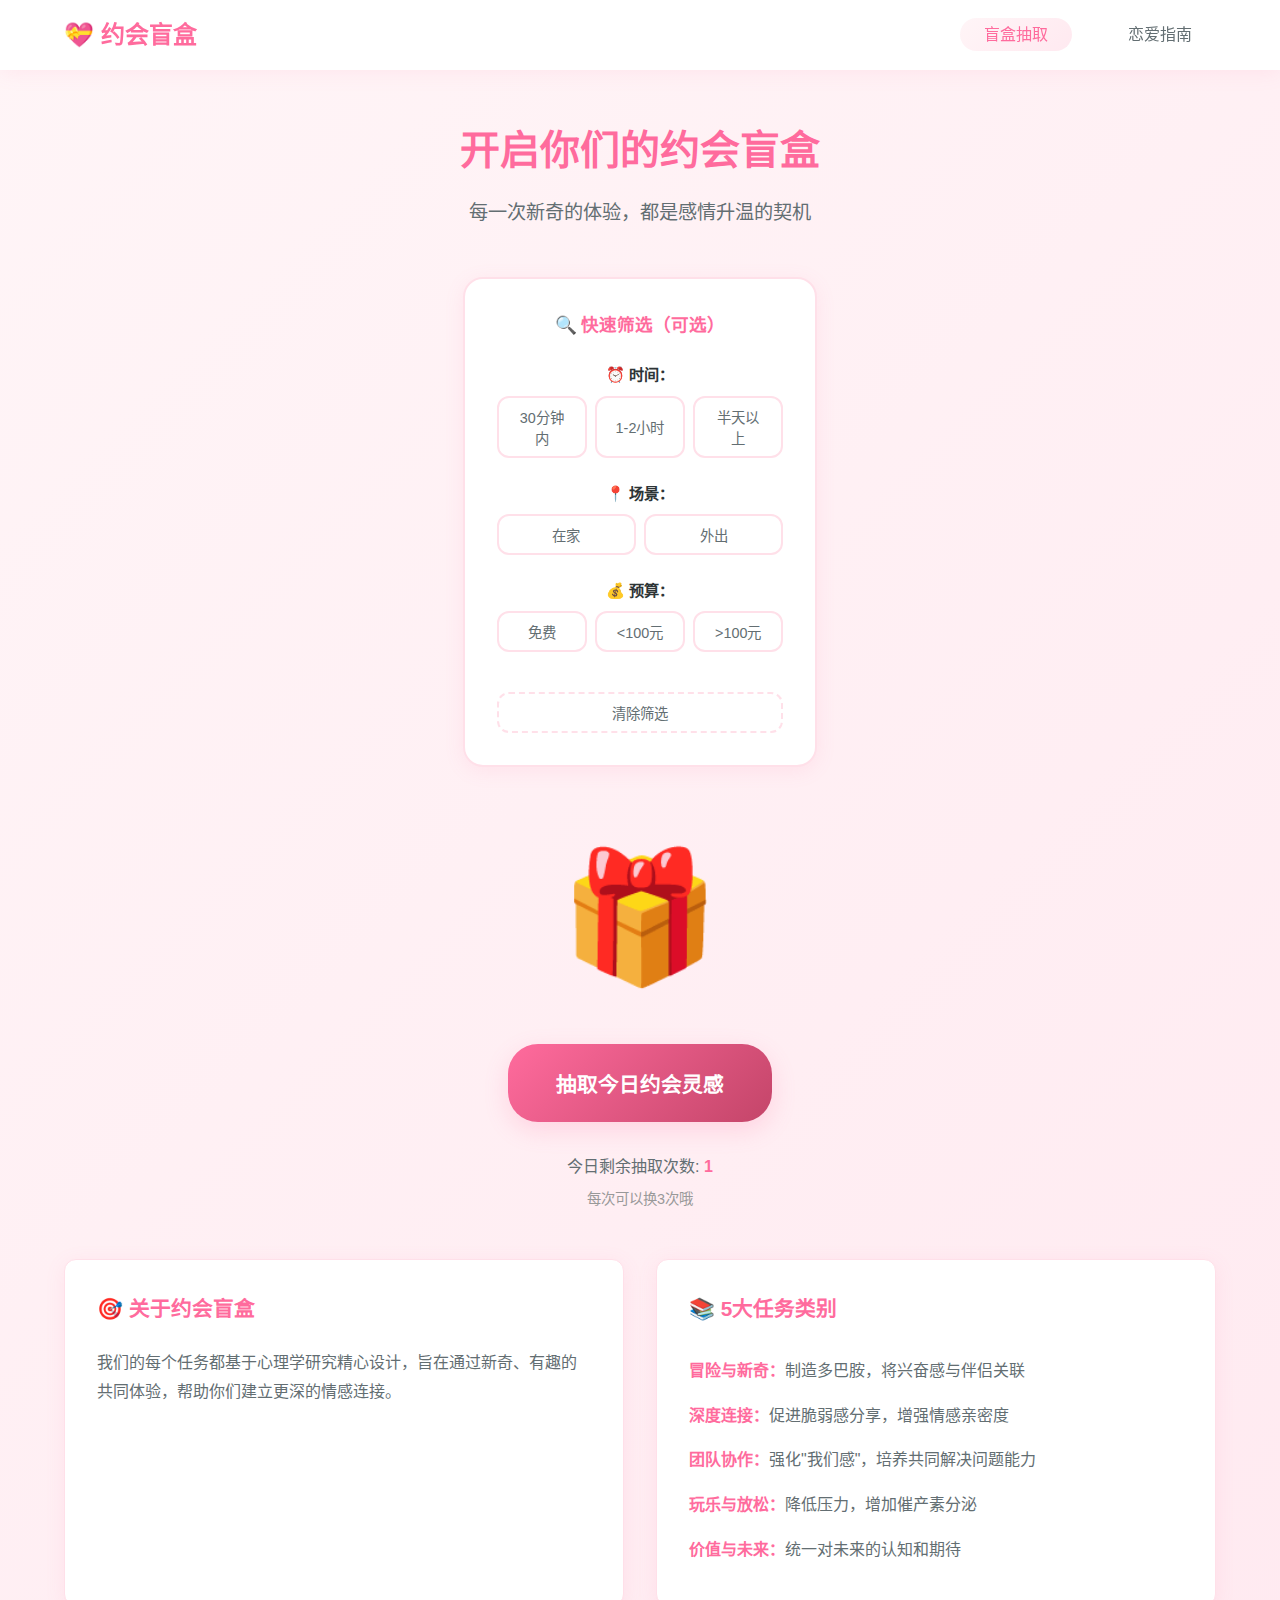
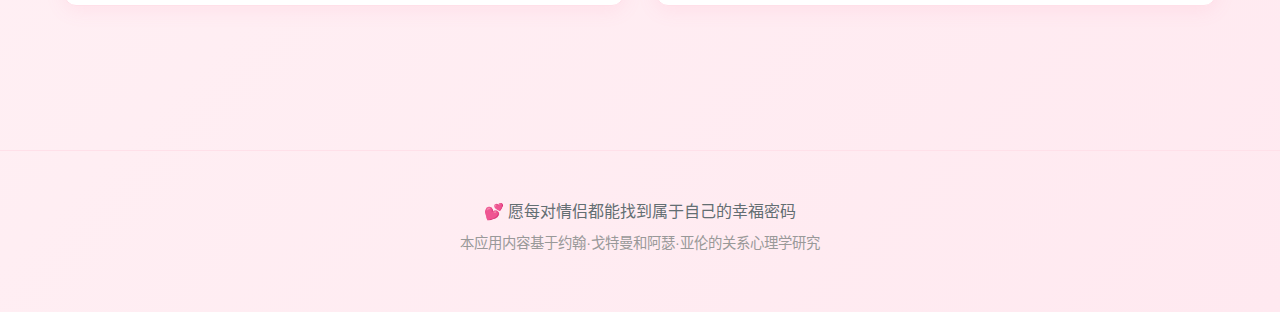
<file: index.html>
<!DOCTYPE html>
<html lang="zh-CN">
<head>
    <meta charset="UTF-8">
    <meta name="viewport" content="width=device-width, initial-scale=1.0">
    <title>约会盲盒 Lovebox - 让每次约会都充满惊喜</title>
    <link rel="stylesheet" href="src/css/style.css">
</head>
<body>
    <!-- 导航栏 -->
    <nav class="navbar">
        <div class="nav-container">
            <div class="logo">💝 约会盲盒</div>
            <ul class="nav-menu">
                <li><a href="index.html" class="active">盲盒抽取</a></li>
                <li><a href="guide.html">恋爱指南</a></li>
            </ul>
        </div>
    </nav>

    <!-- 主内容区 -->
    <main class="main-container">
        <!-- 欢迎区域 -->
        <section class="welcome-section">
            <h1 class="main-title">开启你们的约会盲盒</h1>
            <p class="subtitle">每一次新奇的体验，都是感情升温的契机</p>
        </section>

        <!-- 盲盒抽取区域 -->
        <section class="blindbox-section">
            <div class="blindbox-container" id="blindboxContainer">
                <!-- 初始状态：显示抽取按钮 -->
                <div class="draw-state" id="drawState">
                    <!-- 筛选器 -->
                    <div class="filter-section">
                        <p class="filter-title">🔍 快速筛选（可选）</p>
                        <div class="filter-group">
                            <label class="filter-label">⏰ 时间：</label>
                            <div class="filter-buttons">
                                <button class="filter-btn" data-filter-type="duration" data-filter-value="30分钟内">30分钟内</button>
                                <button class="filter-btn" data-filter-type="duration" data-filter-value="1-2小时">1-2小时</button>
                                <button class="filter-btn" data-filter-type="duration" data-filter-value="半天以上">半天以上</button>
                            </div>
                        </div>
                        <div class="filter-group">
                            <label class="filter-label">📍 场景：</label>
                            <div class="filter-buttons">
                                <button class="filter-btn" data-filter-type="location" data-filter-value="在家">在家</button>
                                <button class="filter-btn" data-filter-type="location" data-filter-value="外出">外出</button>
                            </div>
                        </div>
                        <div class="filter-group">
                            <label class="filter-label">💰 预算：</label>
                            <div class="filter-buttons">
                                <button class="filter-btn" data-filter-type="budget" data-filter-value="免费">免费</button>
                                <button class="filter-btn" data-filter-type="budget" data-filter-value="<100元"><100元</button>
                                <button class="filter-btn" data-filter-type="budget" data-filter-value=">100元">>100元</button>
                            </div>
                        </div>
                        <button class="clear-filter-btn" id="clearFilterBtn">清除筛选</button>
                    </div>

                    <div class="blindbox-icon">🎁</div>
                    <button class="draw-button" id="drawButton">
                        <span>抽取今日约会灵感</span>
                    </button>
                    <p class="hint-text">今日剩余抽取次数: <span id="remainingDraws">1</span></p>
                    <p class="hint-text" style="font-size: 0.9em; color: #999;">每次可以换3次哦</p>
                </div>

                <!-- 加载动画 -->
                <div class="loading-state hidden" id="loadingState">
                    <div class="loading-animation">
                        <div class="box-animation">🎁</div>
                        <p>正在为你寻找最适合的约会灵感...</p>
                    </div>
                </div>

                <!-- 任务卡片 -->
                <div class="card-state hidden" id="cardState">
                    <div class="task-card">
                        <div class="card-header">
                            <span class="category-tag" id="categoryTag">#冒险与新奇</span>
                        </div>
                        <h2 class="task-title" id="taskTitle">探索城市新角落</h2>
                        <p class="task-description" id="taskDescription">
                            选择一个你们从未去过的城市区域，漫无目的地探索2小时...
                        </p>

                        <!-- 科学小贴士（可展开） -->
                        <div class="tip-section">
                            <button class="tip-toggle" id="tipToggle">
                                <span>💡 为什么这样能增进感情？</span>
                                <span class="toggle-icon">▼</span>
                            </button>
                            <div class="tip-content hidden" id="tipContent">
                                <p id="taskScience">心理学研究表明...</p>
                            </div>
                        </div>

                        <!-- 行动步骤 -->
                        <div class="steps-section">
                            <h3>行动建议：</h3>
                            <ol class="steps-list" id="stepsList">
                                <li>准备一份简单的零食和水</li>
                                <li>随机选择一个方向开始探索</li>
                                <li>拍照记录有趣的发现</li>
                            </ol>
                        </div>

                        <!-- 操作按钮 -->
                        <div class="card-actions">
                            <button class="action-button secondary" id="changeButton">
                                <span>🔄 换一个</span>
                                <small>剩余 <span id="remainingChanges">3</span> 次</small>
                            </button>
                            <button class="action-button primary" id="confirmButton">
                                ❤️ 就这个了！
                            </button>
                        </div>
                    </div>
                </div>
            </div>
        </section>

        <!-- 说明区域 -->
        <section class="info-section">
            <div class="info-card">
                <h3>🎯 关于约会盲盒</h3>
                <p>我们的每个任务都基于心理学研究精心设计，旨在通过新奇、有趣的共同体验，帮助你们建立更深的情感连接。</p>
            </div>
            <div class="info-card">
                <h3>📚 5大任务类别</h3>
                <ul class="category-list">
                    <li><strong>冒险与新奇：</strong>制造多巴胺，将兴奋感与伴侣关联</li>
                    <li><strong>深度连接：</strong>促进脆弱感分享，增强情感亲密度</li>
                    <li><strong>团队协作：</strong>强化"我们感"，培养共同解决问题能力</li>
                    <li><strong>玩乐与放松：</strong>降低压力，增加催产素分泌</li>
                    <li><strong>价值与未来：</strong>统一对未来的认知和期待</li>
                </ul>
            </div>
        </section>
    </main>

    <!-- 页脚 -->
    <footer class="footer">
        <p>💕 愿每对情侣都能找到属于自己的幸福密码</p>
        <p class="footer-note">本应用内容基于约翰·戈特曼和阿瑟·亚伦的关系心理学研究</p>
    </footer>

    <script src="src/js/app.js"></script>
</body>
</html>
</file>
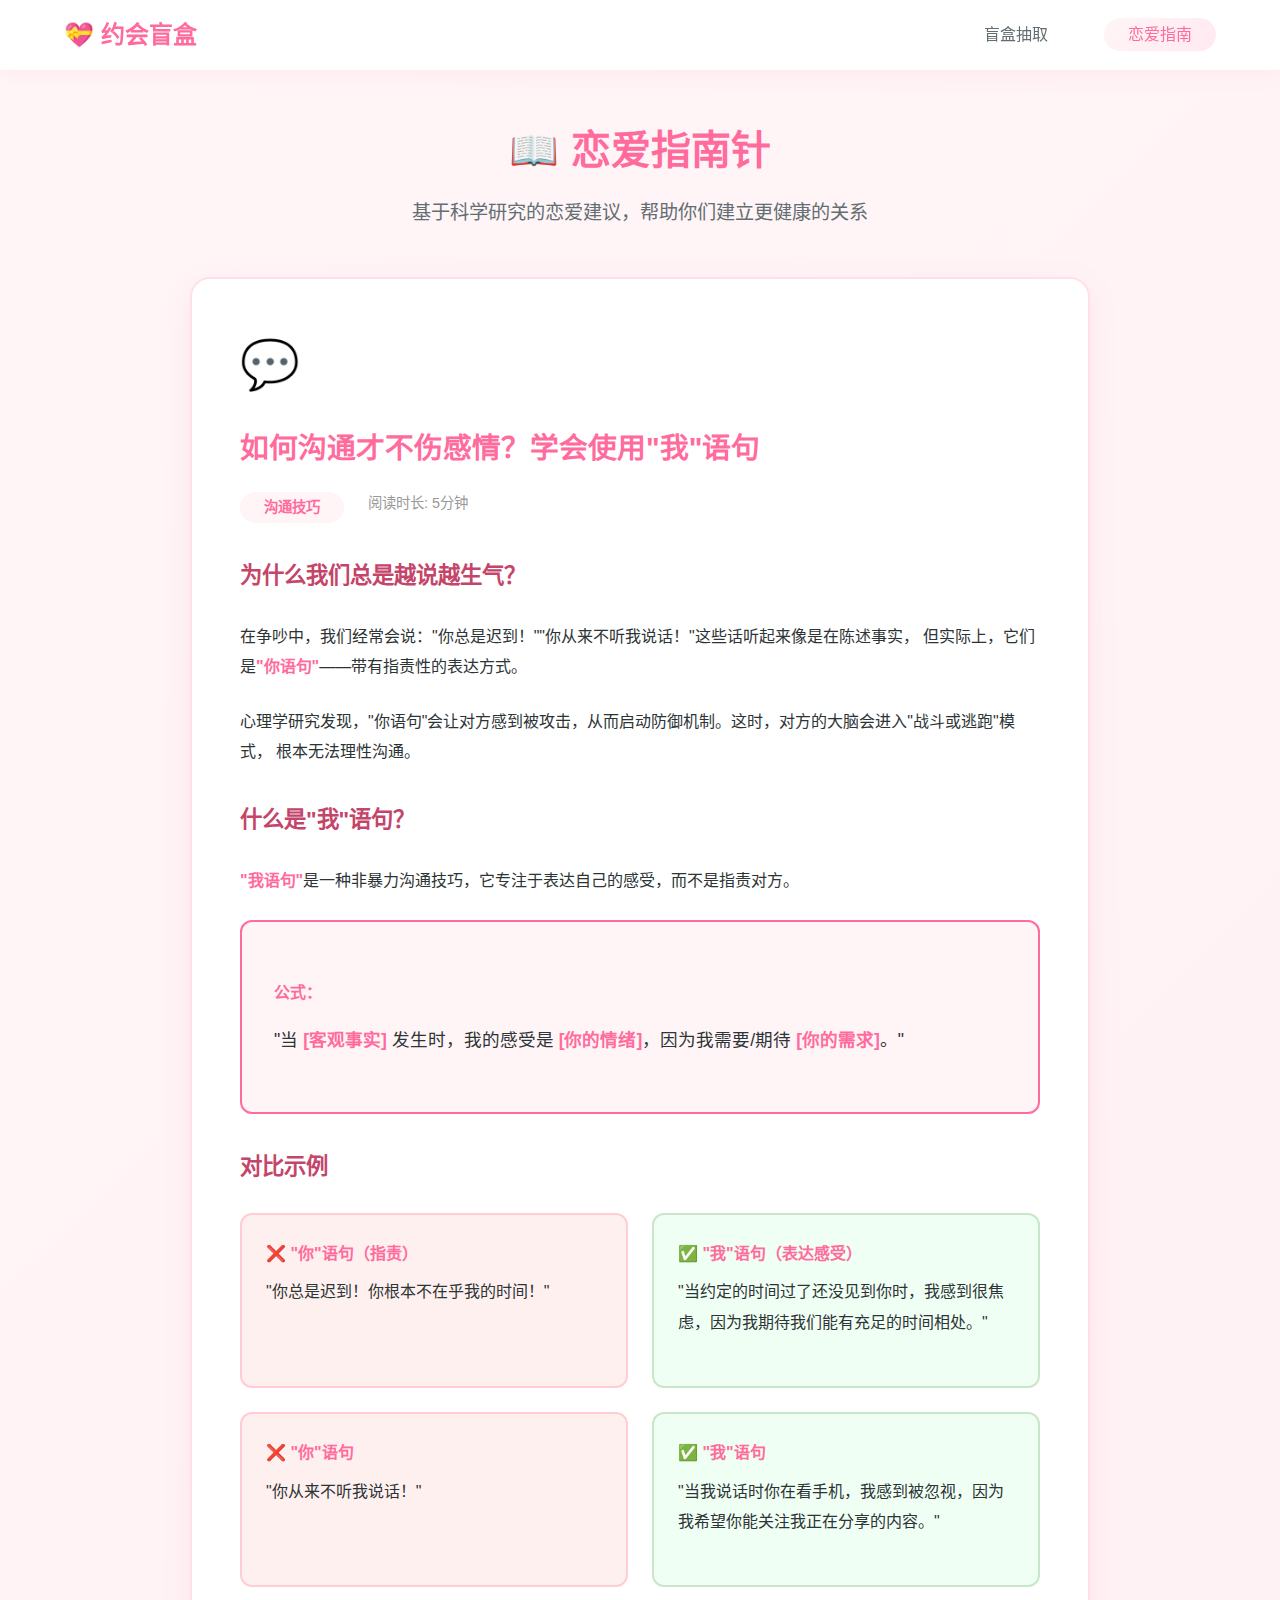
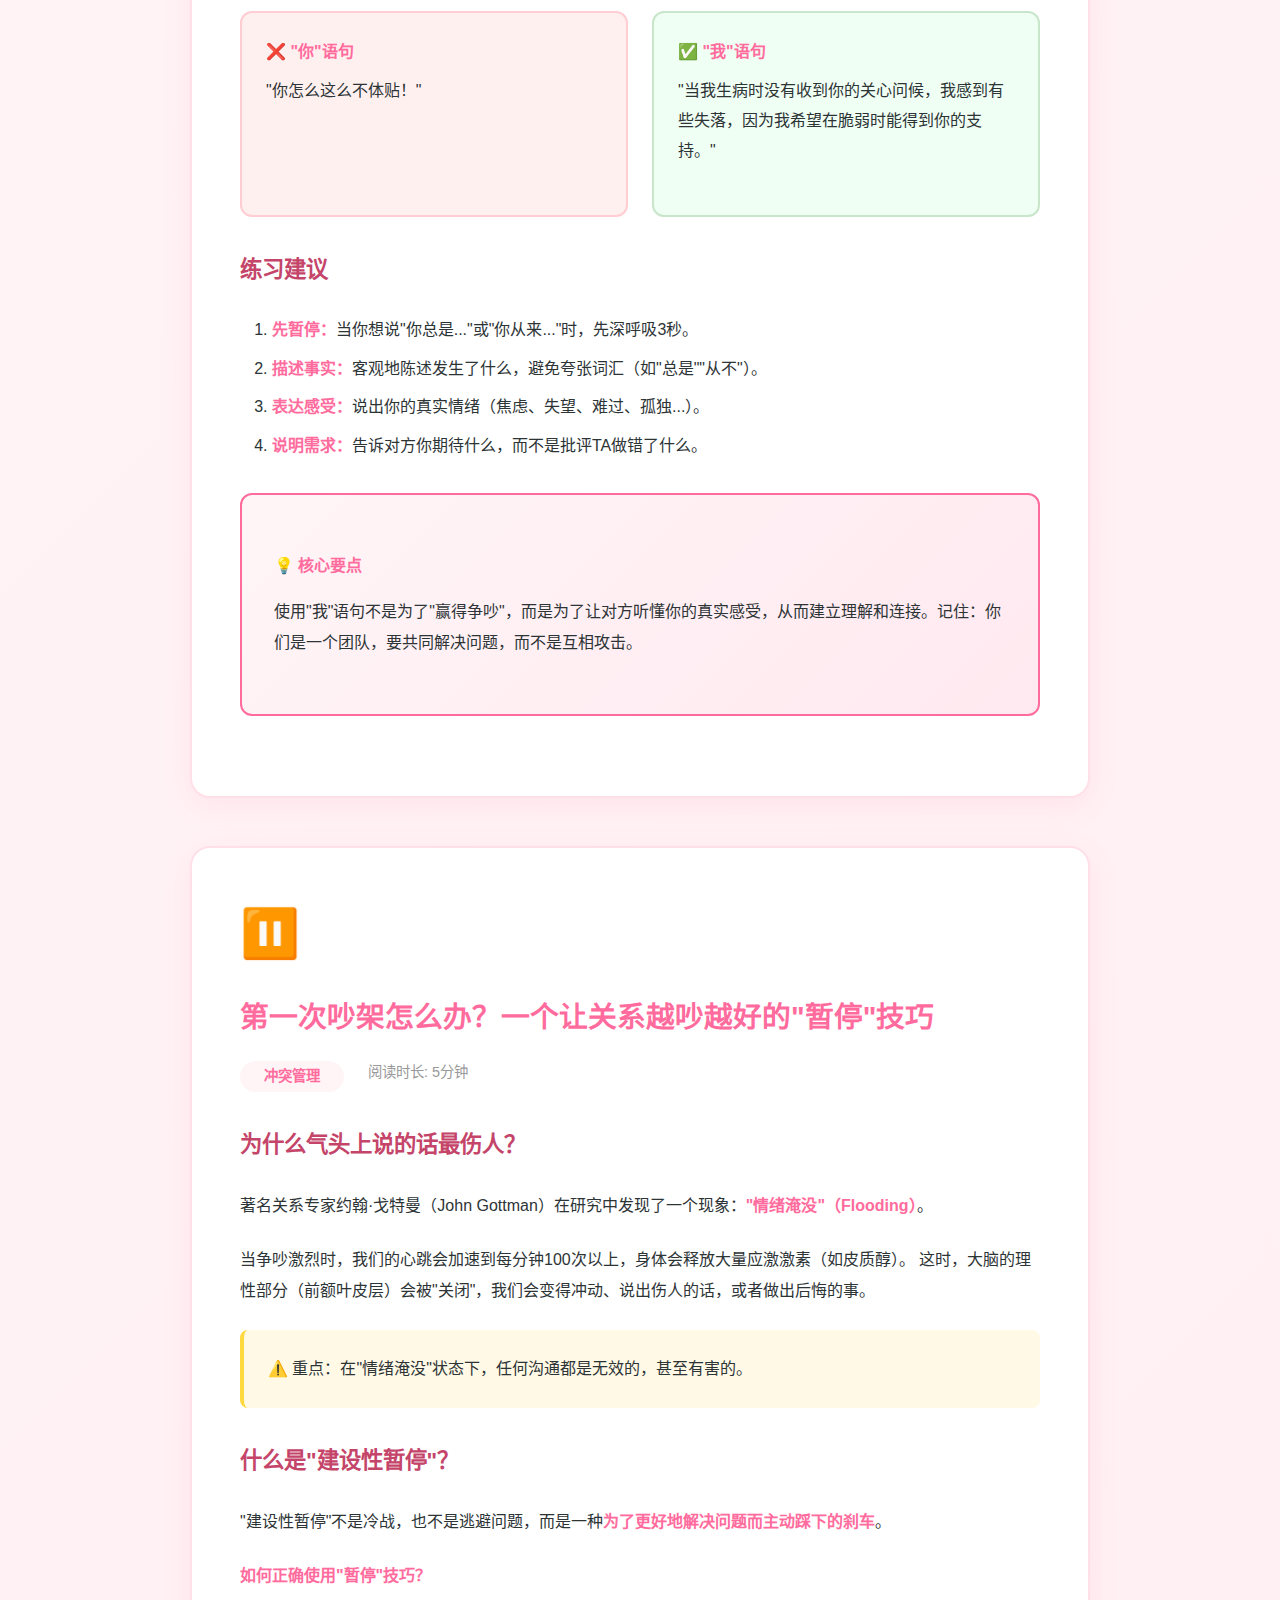
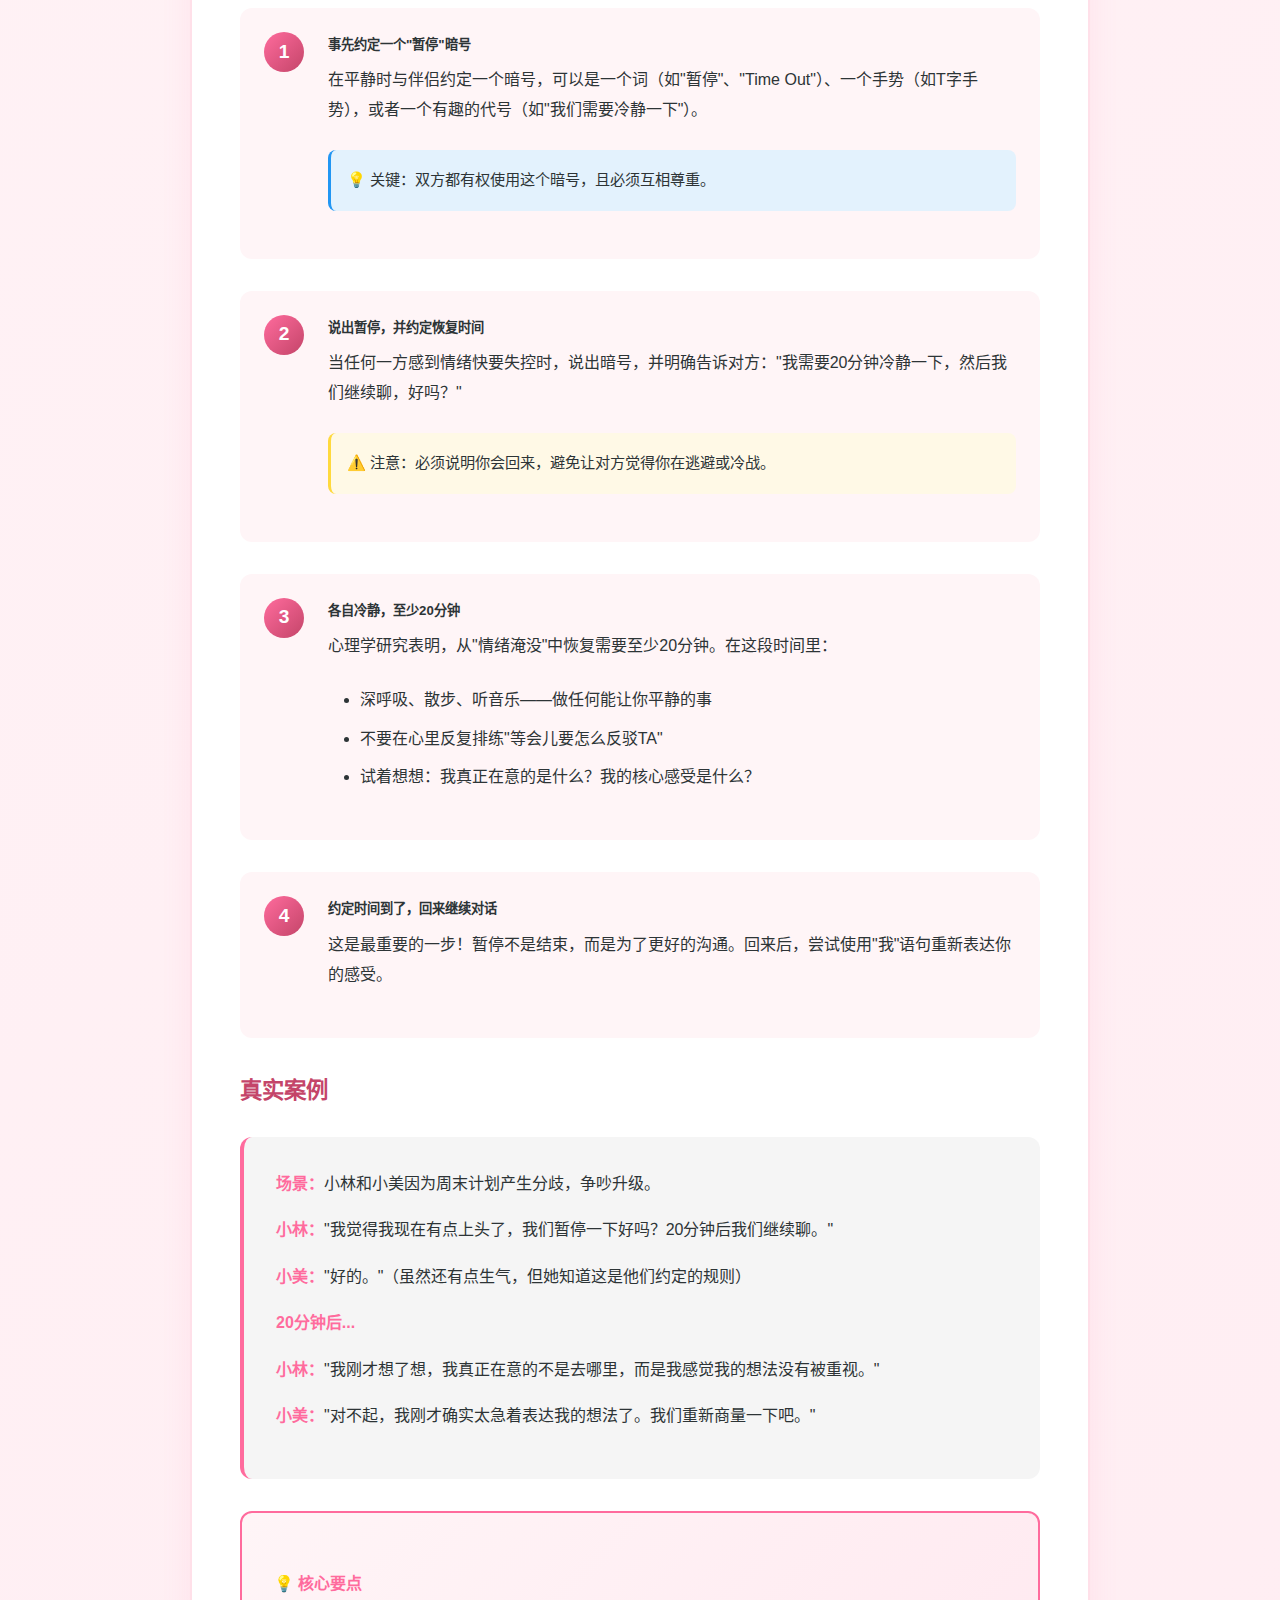
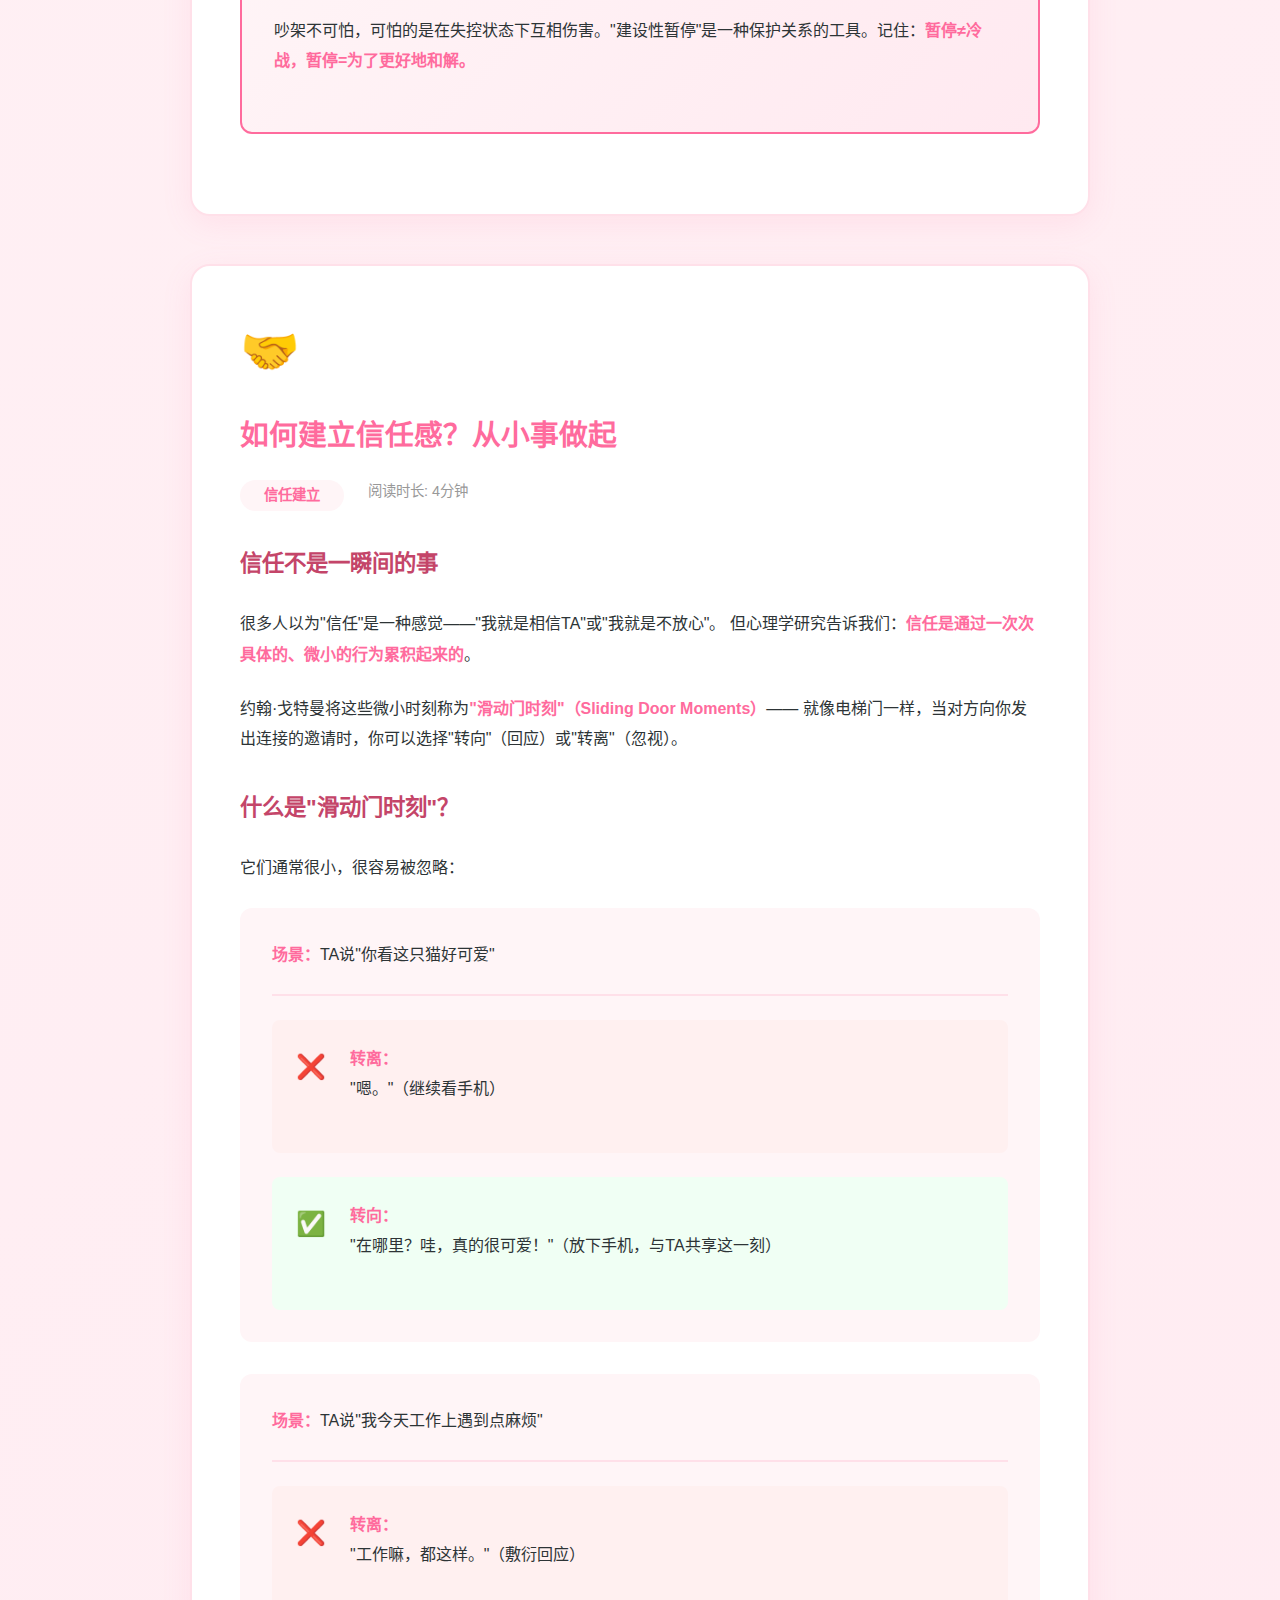
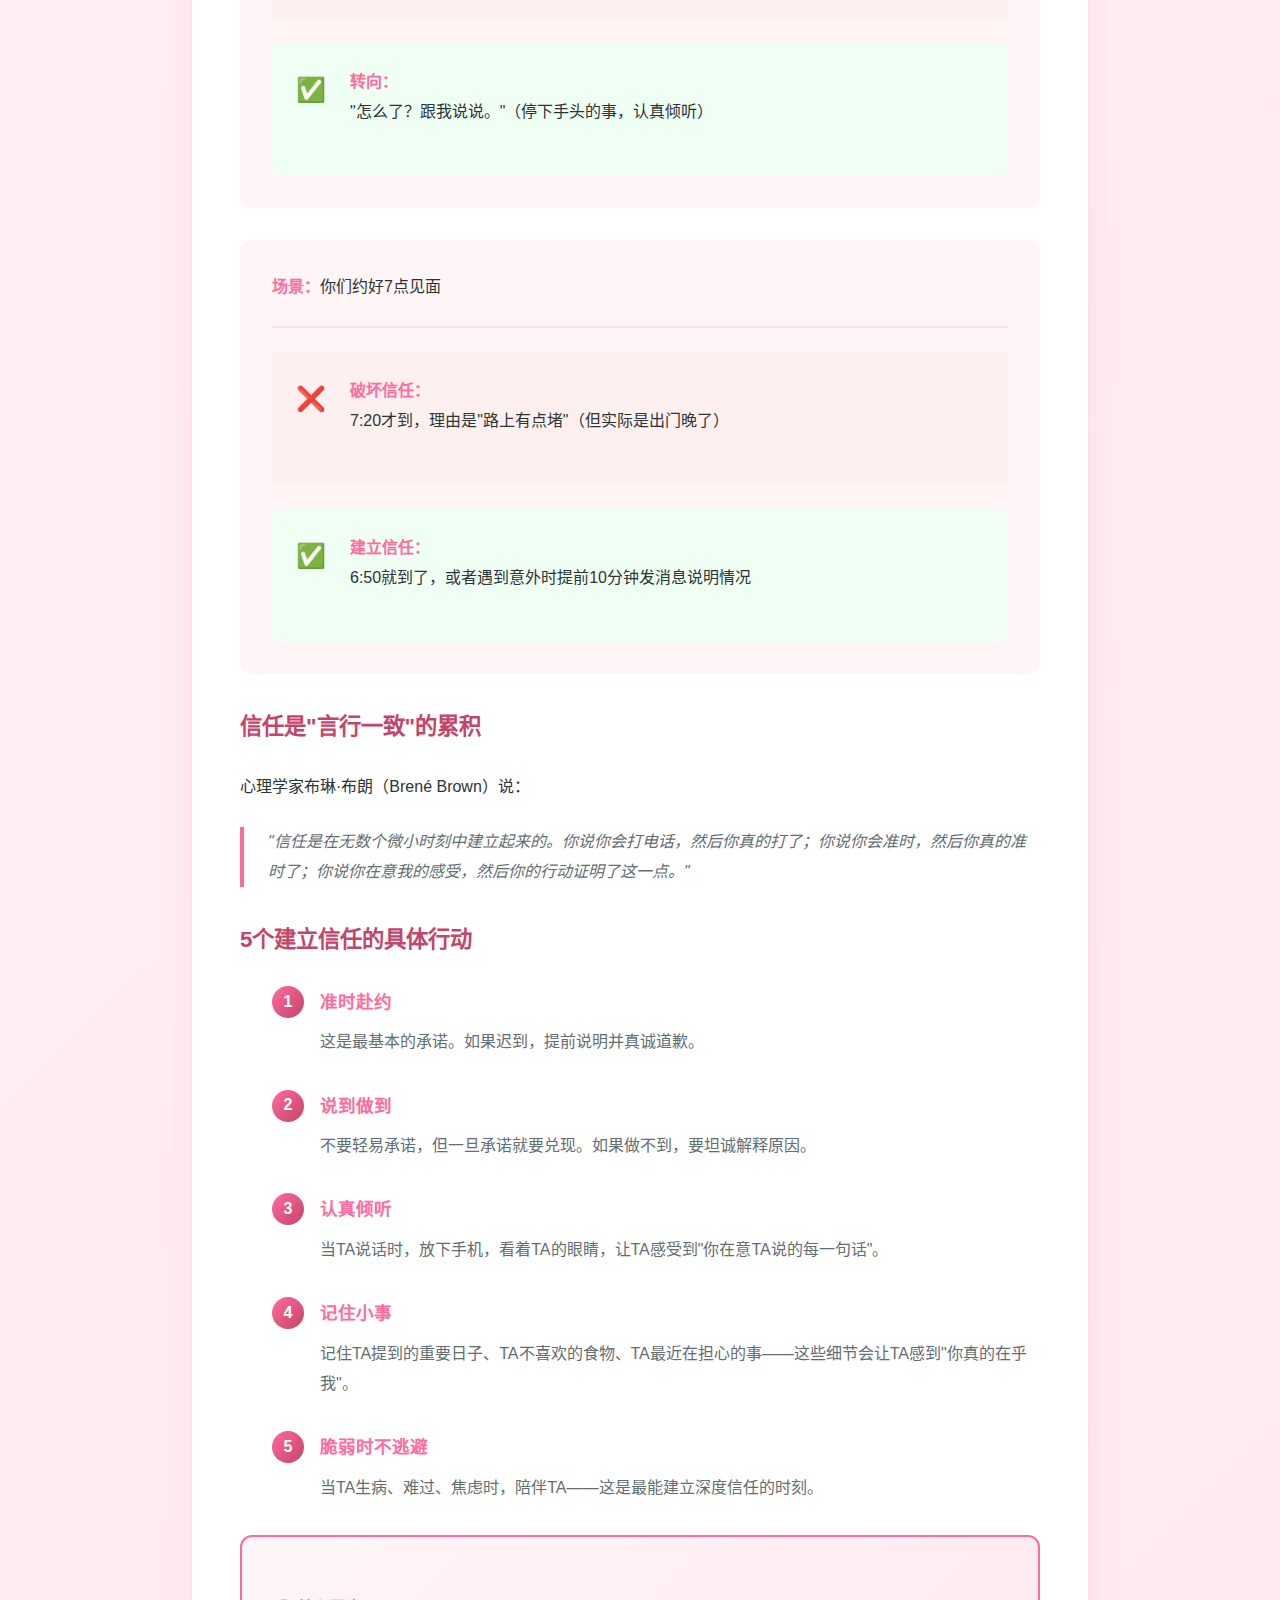
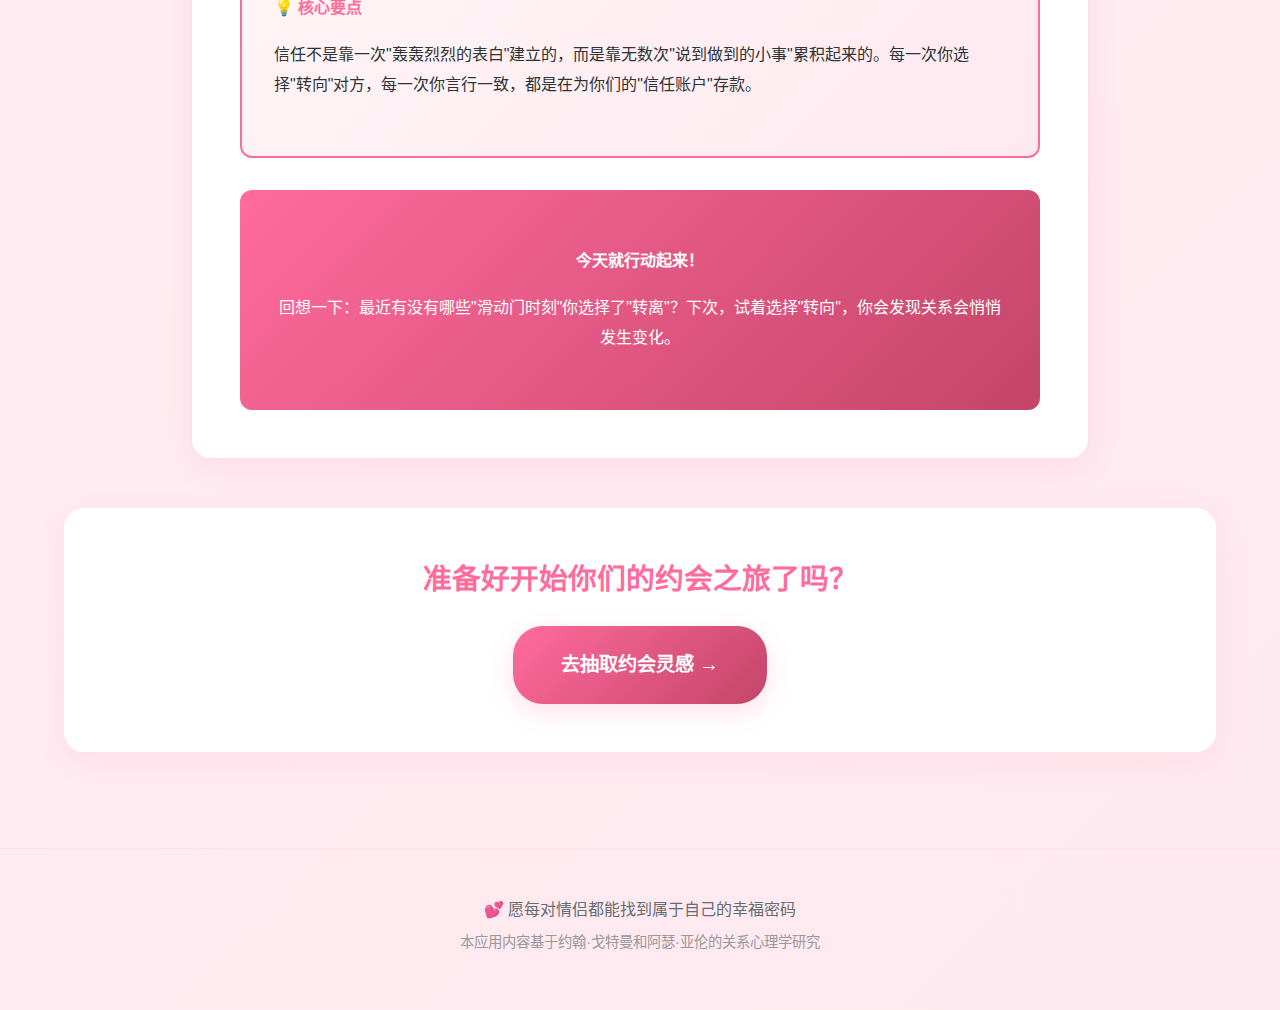
<file: guide.html>
<!DOCTYPE html>
<html lang="zh-CN">
<head>
    <meta charset="UTF-8">
    <meta name="viewport" content="width=device-width, initial-scale=1.0">
    <title>恋爱指南 - 约会盲盒 Lovebox</title>
    <link rel="stylesheet" href="src/css/style.css">
</head>
<body>
    <!-- 导航栏 -->
    <nav class="navbar">
        <div class="nav-container">
            <div class="logo">💝 约会盲盒</div>
            <ul class="nav-menu">
                <li><a href="index.html">盲盒抽取</a></li>
                <li><a href="guide.html" class="active">恋爱指南</a></li>
            </ul>
        </div>
    </nav>

    <!-- 主内容区 -->
    <main class="main-container">
        <section class="guide-header">
            <h1>📖 恋爱指南针</h1>
            <p class="subtitle">基于科学研究的恋爱建议，帮助你们建立更健康的关系</p>
        </section>

        <!-- 文章列表 -->
        <section class="articles-section">
            <!-- 文章1 -->
            <article class="article-card">
                <div class="article-icon">💬</div>
                <h2>如何沟通才不伤感情？学会使用"我"语句</h2>
                <div class="article-meta">
                    <span class="tag">沟通技巧</span>
                    <span class="read-time">阅读时长: 5分钟</span>
                </div>

                <div class="article-content">
                    <h3>为什么我们总是越说越生气？</h3>
                    <p>
                        在争吵中，我们经常会说："你总是迟到！""你从来不听我说话！"这些话听起来像是在陈述事实，
                        但实际上，它们是<strong>"你语句"</strong>——带有指责性的表达方式。
                    </p>
                    <p>
                        心理学研究发现，"你语句"会让对方感到被攻击，从而启动防御机制。这时，对方的大脑会进入"战斗或逃跑"模式，
                        根本无法理性沟通。
                    </p>

                    <h3>什么是"我"语句？</h3>
                    <p>
                        <strong>"我语句"</strong>是一种非暴力沟通技巧，它专注于表达自己的感受，而不是指责对方。
                    </p>

                    <div class="formula-box">
                        <h4>公式：</h4>
                        <p class="formula">"当 <span class="highlight">[客观事实]</span> 发生时，我的感受是 <span class="highlight">[你的情绪]</span>，因为我需要/期待 <span class="highlight">[你的需求]</span>。"</p>
                    </div>

                    <h3>对比示例</h3>
                    <div class="comparison-table">
                        <div class="comparison-row">
                            <div class="comparison-item bad">
                                <strong>❌ "你"语句（指责）</strong>
                                <p>"你总是迟到！你根本不在乎我的时间！"</p>
                            </div>
                            <div class="comparison-item good">
                                <strong>✅ "我"语句（表达感受）</strong>
                                <p>"当约定的时间过了还没见到你时，我感到很焦虑，因为我期待我们能有充足的时间相处。"</p>
                            </div>
                        </div>

                        <div class="comparison-row">
                            <div class="comparison-item bad">
                                <strong>❌ "你"语句</strong>
                                <p>"你从来不听我说话！"</p>
                            </div>
                            <div class="comparison-item good">
                                <strong>✅ "我"语句</strong>
                                <p>"当我说话时你在看手机，我感到被忽视，因为我希望你能关注我正在分享的内容。"</p>
                            </div>
                        </div>

                        <div class="comparison-row">
                            <div class="comparison-item bad">
                                <strong>❌ "你"语句</strong>
                                <p>"你怎么这么不体贴！"</p>
                            </div>
                            <div class="comparison-item good">
                                <strong>✅ "我"语句</strong>
                                <p>"当我生病时没有收到你的关心问候，我感到有些失落，因为我希望在脆弱时能得到你的支持。"</p>
                            </div>
                        </div>
                    </div>

                    <h3>练习建议</h3>
                    <ol>
                        <li><strong>先暂停：</strong>当你想说"你总是..."或"你从来..."时，先深呼吸3秒。</li>
                        <li><strong>描述事实：</strong>客观地陈述发生了什么，避免夸张词汇（如"总是""从不"）。</li>
                        <li><strong>表达感受：</strong>说出你的真实情绪（焦虑、失望、难过、孤独...）。</li>
                        <li><strong>说明需求：</strong>告诉对方你期待什么，而不是批评TA做错了什么。</li>
                    </ol>

                    <div class="key-takeaway">
                        <h4>💡 核心要点</h4>
                        <p>使用"我"语句不是为了"赢得争吵"，而是为了让对方听懂你的真实感受，从而建立理解和连接。记住：你们是一个团队，要共同解决问题，而不是互相攻击。</p>
                    </div>
                </div>
            </article>

            <!-- 文章2 -->
            <article class="article-card">
                <div class="article-icon">⏸️</div>
                <h2>第一次吵架怎么办？一个让关系越吵越好的"暂停"技巧</h2>
                <div class="article-meta">
                    <span class="tag">冲突管理</span>
                    <span class="read-time">阅读时长: 5分钟</span>
                </div>

                <div class="article-content">
                    <h3>为什么气头上说的话最伤人？</h3>
                    <p>
                        著名关系专家约翰·戈特曼（John Gottman）在研究中发现了一个现象：<strong>"情绪淹没"（Flooding）</strong>。
                    </p>
                    <p>
                        当争吵激烈时，我们的心跳会加速到每分钟100次以上，身体会释放大量应激激素（如皮质醇）。
                        这时，大脑的理性部分（前额叶皮层）会被"关闭"，我们会变得冲动、说出伤人的话，或者做出后悔的事。
                    </p>
                    <p class="highlight-text">
                        ⚠️ 重点：在"情绪淹没"状态下，任何沟通都是无效的，甚至有害的。
                    </p>

                    <h3>什么是"建设性暂停"？</h3>
                    <p>
                        "建设性暂停"不是冷战，也不是逃避问题，而是一种<strong>为了更好地解决问题而主动踩下的刹车</strong>。
                    </p>

                    <div class="step-box">
                        <h4>如何正确使用"暂停"技巧？</h4>

                        <div class="step-item">
                            <div class="step-number">1</div>
                            <div class="step-content">
                                <h5>事先约定一个"暂停"暗号</h5>
                                <p>在平静时与伴侣约定一个暗号，可以是一个词（如"暂停"、"Time Out"）、一个手势（如T字手势），或者一个有趣的代号（如"我们需要冷静一下"）。</p>
                                <p class="tip">💡 关键：双方都有权使用这个暗号，且必须互相尊重。</p>
                            </div>
                        </div>

                        <div class="step-item">
                            <div class="step-number">2</div>
                            <div class="step-content">
                                <h5>说出暂停，并约定恢复时间</h5>
                                <p>当任何一方感到情绪快要失控时，说出暗号，并明确告诉对方："我需要20分钟冷静一下，然后我们继续聊，好吗？"</p>
                                <p class="warning">⚠️ 注意：必须说明你会回来，避免让对方觉得你在逃避或冷战。</p>
                            </div>
                        </div>

                        <div class="step-item">
                            <div class="step-number">3</div>
                            <div class="step-content">
                                <h5>各自冷静，至少20分钟</h5>
                                <p>心理学研究表明，从"情绪淹没"中恢复需要至少20分钟。在这段时间里：</p>
                                <ul>
                                    <li>深呼吸、散步、听音乐——做任何能让你平静的事</li>
                                    <li>不要在心里反复排练"等会儿要怎么反驳TA"</li>
                                    <li>试着想想：我真正在意的是什么？我的核心感受是什么？</li>
                                </ul>
                            </div>
                        </div>

                        <div class="step-item">
                            <div class="step-number">4</div>
                            <div class="step-content">
                                <h5>约定时间到了，回来继续对话</h5>
                                <p>这是最重要的一步！暂停不是结束，而是为了更好的沟通。回来后，尝试使用"我"语句重新表达你的感受。</p>
                            </div>
                        </div>
                    </div>

                    <h3>真实案例</h3>
                    <div class="case-study">
                        <p><strong>场景：</strong>小林和小美因为周末计划产生分歧，争吵升级。</p>
                        <p><strong>小林：</strong>"我觉得我现在有点上头了，我们暂停一下好吗？20分钟后我们继续聊。"</p>
                        <p><strong>小美：</strong>"好的。"（虽然还有点生气，但她知道这是他们约定的规则）</p>
                        <p><strong>20分钟后...</strong></p>
                        <p><strong>小林：</strong>"我刚才想了想，我真正在意的不是去哪里，而是我感觉我的想法没有被重视。"</p>
                        <p><strong>小美：</strong>"对不起，我刚才确实太急着表达我的想法了。我们重新商量一下吧。"</p>
                    </div>

                    <div class="key-takeaway">
                        <h4>💡 核心要点</h4>
                        <p>吵架不可怕，可怕的是在失控状态下互相伤害。"建设性暂停"是一种保护关系的工具。记住：<strong>暂停≠冷战，暂停=为了更好地和解。</strong></p>
                    </div>
                </div>
            </article>

            <!-- 文章3 -->
            <article class="article-card">
                <div class="article-icon">🤝</div>
                <h2>如何建立信任感？从小事做起</h2>
                <div class="article-meta">
                    <span class="tag">信任建立</span>
                    <span class="read-time">阅读时长: 4分钟</span>
                </div>

                <div class="article-content">
                    <h3>信任不是一瞬间的事</h3>
                    <p>
                        很多人以为"信任"是一种感觉——"我就是相信TA"或"我就是不放心"。
                        但心理学研究告诉我们：<strong>信任是通过一次次具体的、微小的行为累积起来的</strong>。
                    </p>
                    <p>
                        约翰·戈特曼将这些微小时刻称为<strong>"滑动门时刻"（Sliding Door Moments）</strong>——
                        就像电梯门一样，当对方向你发出连接的邀请时，你可以选择"转向"（回应）或"转离"（忽视）。
                    </p>

                    <h3>什么是"滑动门时刻"？</h3>
                    <p>它们通常很小，很容易被忽略：</p>

                    <div class="example-grid">
                        <div class="example-item">
                            <div class="scenario">
                                <strong>场景：</strong>TA说"你看这只猫好可爱"
                            </div>
                            <div class="response-options">
                                <div class="response bad">
                                    <span class="icon">❌</span>
                                    <div>
                                        <strong>转离：</strong>
                                        <p>"嗯。"（继续看手机）</p>
                                    </div>
                                </div>
                                <div class="response good">
                                    <span class="icon">✅</span>
                                    <div>
                                        <strong>转向：</strong>
                                        <p>"在哪里？哇，真的很可爱！"（放下手机，与TA共享这一刻）</p>
                                    </div>
                                </div>
                            </div>
                        </div>

                        <div class="example-item">
                            <div class="scenario">
                                <strong>场景：</strong>TA说"我今天工作上遇到点麻烦"
                            </div>
                            <div class="response-options">
                                <div class="response bad">
                                    <span class="icon">❌</span>
                                    <div>
                                        <strong>转离：</strong>
                                        <p>"工作嘛，都这样。"（敷衍回应）</p>
                                    </div>
                                </div>
                                <div class="response good">
                                    <span class="icon">✅</span>
                                    <div>
                                        <strong>转向：</strong>
                                        <p>"怎么了？跟我说说。"（停下手头的事，认真倾听）</p>
                                    </div>
                                </div>
                            </div>
                        </div>

                        <div class="example-item">
                            <div class="scenario">
                                <strong>场景：</strong>你们约好7点见面
                            </div>
                            <div class="response-options">
                                <div class="response bad">
                                    <span class="icon">❌</span>
                                    <div>
                                        <strong>破坏信任：</strong>
                                        <p>7:20才到，理由是"路上有点堵"（但实际是出门晚了）</p>
                                    </div>
                                </div>
                                <div class="response good">
                                    <span class="icon">✅</span>
                                    <div>
                                        <strong>建立信任：</strong>
                                        <p>6:50就到了，或者遇到意外时提前10分钟发消息说明情况</p>
                                    </div>
                                </div>
                            </div>
                        </div>
                    </div>

                    <h3>信任是"言行一致"的累积</h3>
                    <p>心理学家布琳·布朗（Brené Brown）说：</p>
                    <blockquote>
                        "信任是在无数个微小时刻中建立起来的。你说你会打电话，然后你真的打了；你说你会准时，然后你真的准时了；你说你在意我的感受，然后你的行动证明了这一点。"
                    </blockquote>

                    <h3>5个建立信任的具体行动</h3>
                    <ol class="trust-actions">
                        <li>
                            <strong>准时赴约</strong>
                            <p>这是最基本的承诺。如果迟到，提前说明并真诚道歉。</p>
                        </li>
                        <li>
                            <strong>说到做到</strong>
                            <p>不要轻易承诺，但一旦承诺就要兑现。如果做不到，要坦诚解释原因。</p>
                        </li>
                        <li>
                            <strong>认真倾听</strong>
                            <p>当TA说话时，放下手机，看着TA的眼睛，让TA感受到"你在意TA说的每一句话"。</p>
                        </li>
                        <li>
                            <strong>记住小事</strong>
                            <p>记住TA提到的重要日子、TA不喜欢的食物、TA最近在担心的事——这些细节会让TA感到"你真的在乎我"。</p>
                        </li>
                        <li>
                            <strong>脆弱时不逃避</strong>
                            <p>当TA生病、难过、焦虑时，陪伴TA——这是最能建立深度信任的时刻。</p>
                        </li>
                    </ol>

                    <div class="key-takeaway">
                        <h4>💡 核心要点</h4>
                        <p>信任不是靠一次"轰轰烈烈的表白"建立的，而是靠无数次"说到做到的小事"累积起来的。每一次你选择"转向"对方，每一次你言行一致，都是在为你们的"信任账户"存款。</p>
                    </div>

                    <div class="action-prompt">
                        <h4>今天就行动起来！</h4>
                        <p>回想一下：最近有没有哪些"滑动门时刻"你选择了"转离"？下次，试着选择"转向"，你会发现关系会悄悄发生变化。</p>
                    </div>
                </div>
            </article>
        </section>

        <!-- 底部引导 -->
        <section class="guide-cta">
            <h3>准备好开始你们的约会之旅了吗？</h3>
            <a href="index.html" class="cta-button">去抽取约会灵感 →</a>
        </section>
    </main>

    <!-- 页脚 -->
    <footer class="footer">
        <p>💕 愿每对情侣都能找到属于自己的幸福密码</p>
        <p class="footer-note">本应用内容基于约翰·戈特曼和阿瑟·亚伦的关系心理学研究</p>
    </footer>
</body>
</html>
</file>
<file: src/css/style.css>
/* ==================== 全局样式 ==================== */
:root {
    /* 颜色变量 */
    --primary-color: #ff6b9d;
    --primary-hover: #ff5588;
    --secondary-color: #c44569;
    --accent-color: #ffa8c5;
    --bg-gradient-start: #fff5f7;
    --bg-gradient-end: #ffe9f0;
    --card-bg: #ffffff;
    --text-primary: #2d3436;
    --text-secondary: #636e72;
    --text-light: #999;
    --border-color: #ffe0e9;
    --shadow-light: rgba(255, 107, 157, 0.1);
    --shadow-medium: rgba(255, 107, 157, 0.2);

    /* 间距 */
    --spacing-xs: 0.5rem;
    --spacing-sm: 1rem;
    --spacing-md: 1.5rem;
    --spacing-lg: 2rem;
    --spacing-xl: 3rem;

    /* 圆角 */
    --radius-sm: 8px;
    --radius-md: 12px;
    --radius-lg: 20px;
    --radius-xl: 30px;

    /* 过渡 */
    --transition: all 0.3s ease;
}

* {
    margin: 0;
    padding: 0;
    box-sizing: border-box;
}

body {
    font-family: -apple-system, BlinkMacSystemFont, "Segoe UI", "PingFang SC", "Hiragino Sans GB",
                 "Microsoft YaHei", "Helvetica Neue", Helvetica, Arial, sans-serif;
    line-height: 1.6;
    color: var(--text-primary);
    background: linear-gradient(135deg, var(--bg-gradient-start) 0%, var(--bg-gradient-end) 100%);
    min-height: 100vh;
    overflow-x: hidden;
}

/* ==================== 导航栏 ==================== */
.navbar {
    background: rgba(255, 255, 255, 0.95);
    backdrop-filter: blur(10px);
    box-shadow: 0 2px 20px var(--shadow-light);
    position: sticky;
    top: 0;
    z-index: 1000;
    padding: var(--spacing-sm) 0;
}

.nav-container {
    max-width: 1200px;
    margin: 0 auto;
    padding: 0 var(--spacing-md);
    display: flex;
    justify-content: space-between;
    align-items: center;
}

.logo {
    font-size: 1.5rem;
    font-weight: bold;
    color: var(--primary-color);
    display: flex;
    align-items: center;
    gap: var(--spacing-xs);
}

.nav-menu {
    display: flex;
    list-style: none;
    gap: var(--spacing-lg);
}

.nav-menu a {
    text-decoration: none;
    color: var(--text-secondary);
    font-weight: 500;
    padding: var(--spacing-xs) var(--spacing-md);
    border-radius: var(--radius-lg);
    transition: var(--transition);
}

.nav-menu a:hover {
    color: var(--primary-color);
    background: var(--bg-gradient-start);
}

.nav-menu a.active {
    color: var(--primary-color);
    background: linear-gradient(135deg, #fff5f7 0%, #ffe9f0 100%);
}

/* ==================== 主容器 ==================== */
.main-container {
    max-width: 1200px;
    margin: 0 auto;
    padding: var(--spacing-xl) var(--spacing-md);
}

/* ==================== 欢迎区域 ==================== */
.welcome-section {
    text-align: center;
    margin-bottom: var(--spacing-xl);
    animation: fadeInDown 0.6s ease-out;
}

.main-title {
    font-size: 2.5rem;
    color: var(--primary-color);
    margin-bottom: var(--spacing-sm);
    font-weight: 700;
}

.subtitle {
    font-size: 1.2rem;
    color: var(--text-secondary);
    font-weight: 300;
}

/* ==================== 盲盒区域 ==================== */
.blindbox-section {
    margin-bottom: var(--spacing-xl);
}

.blindbox-container {
    max-width: 700px;
    margin: 0 auto;
    min-height: 500px;
    display: flex;
    align-items: center;
    justify-content: center;
}

/* 抽取状态 */
.draw-state {
    text-align: center;
    animation: fadeIn 0.5s ease-out;
}

.blindbox-icon {
    font-size: 8rem;
    margin-bottom: var(--spacing-md);
    animation: float 3s ease-in-out infinite;
}

.draw-button {
    background: linear-gradient(135deg, var(--primary-color) 0%, var(--secondary-color) 100%);
    color: white;
    border: none;
    padding: var(--spacing-md) var(--spacing-xl);
    font-size: 1.3rem;
    font-weight: 600;
    border-radius: var(--radius-xl);
    cursor: pointer;
    box-shadow: 0 8px 25px var(--shadow-medium);
    transition: var(--transition);
    margin-bottom: var(--spacing-md);
}

.draw-button:hover {
    transform: translateY(-3px);
    box-shadow: 0 12px 35px var(--shadow-medium);
}

.draw-button:active {
    transform: translateY(-1px);
}

.hint-text {
    color: var(--text-secondary);
    margin-top: var(--spacing-xs);
}

#remainingDraws {
    color: var(--primary-color);
    font-weight: 600;
}

/* 加载动画 */
.loading-state {
    text-align: center;
    animation: fadeIn 0.3s ease-out;
}

.loading-animation {
    display: flex;
    flex-direction: column;
    align-items: center;
    gap: var(--spacing-md);
}

.box-animation {
    font-size: 6rem;
    animation: shake 0.8s ease-in-out infinite;
}

/* 任务卡片 */
.card-state {
    animation: slideInUp 0.5s ease-out;
}

.task-card {
    background: var(--card-bg);
    border-radius: var(--radius-lg);
    padding: var(--spacing-xl);
    box-shadow: 0 10px 40px var(--shadow-light);
    border: 2px solid var(--border-color);
}

.card-header {
    margin-bottom: var(--spacing-md);
}

.category-tag {
    display: inline-block;
    background: linear-gradient(135deg, var(--primary-color) 0%, var(--accent-color) 100%);
    color: white;
    padding: var(--spacing-xs) var(--spacing-md);
    border-radius: var(--radius-lg);
    font-size: 0.9rem;
    font-weight: 600;
}

.task-title {
    font-size: 2rem;
    color: var(--primary-color);
    margin-bottom: var(--spacing-md);
    font-weight: 700;
}

.task-description {
    font-size: 1.1rem;
    line-height: 1.8;
    color: var(--text-primary);
    margin-bottom: var(--spacing-lg);
}

/* 科学小贴士 */
.tip-section {
    background: var(--bg-gradient-start);
    border-radius: var(--radius-md);
    padding: var(--spacing-md);
    margin-bottom: var(--spacing-lg);
}

.tip-toggle {
    width: 100%;
    background: none;
    border: none;
    display: flex;
    justify-content: space-between;
    align-items: center;
    cursor: pointer;
    font-size: 1rem;
    font-weight: 600;
    color: var(--primary-color);
    padding: 0;
}

.tip-toggle:hover {
    opacity: 0.8;
}

.toggle-icon {
    transition: var(--transition);
}

.tip-toggle.active .toggle-icon {
    transform: rotate(180deg);
}

.tip-content {
    padding-top: var(--spacing-md);
    color: var(--text-secondary);
    line-height: 1.8;
}

/* 行动步骤 */
.steps-section {
    margin-bottom: var(--spacing-lg);
}

.steps-section h3 {
    font-size: 1.2rem;
    color: var(--text-primary);
    margin-bottom: var(--spacing-sm);
}

.steps-list {
    padding-left: var(--spacing-lg);
    color: var(--text-secondary);
}

.steps-list li {
    margin-bottom: var(--spacing-xs);
    line-height: 1.8;
}

/* 操作按钮 */
.card-actions {
    display: flex;
    gap: var(--spacing-md);
    flex-wrap: wrap;
}

.action-button {
    flex: 1;
    min-width: 150px;
    padding: var(--spacing-md);
    border: none;
    border-radius: var(--radius-md);
    font-size: 1rem;
    font-weight: 600;
    cursor: pointer;
    transition: var(--transition);
    display: flex;
    flex-direction: column;
    align-items: center;
    gap: 4px;
}

.action-button small {
    font-size: 0.85rem;
    font-weight: 400;
}

.action-button.primary {
    background: linear-gradient(135deg, var(--primary-color) 0%, var(--secondary-color) 100%);
    color: white;
    box-shadow: 0 4px 15px var(--shadow-medium);
}

.action-button.primary:hover {
    transform: translateY(-2px);
    box-shadow: 0 6px 20px var(--shadow-medium);
}

.action-button.secondary {
    background: white;
    color: var(--primary-color);
    border: 2px solid var(--primary-color);
}

.action-button.secondary:hover {
    background: var(--bg-gradient-start);
}

.action-button:disabled {
    opacity: 0.5;
    cursor: not-allowed;
}

/* ==================== 信息区域 ==================== */
.info-section {
    display: grid;
    grid-template-columns: repeat(auto-fit, minmax(300px, 1fr));
    gap: var(--spacing-lg);
    margin-bottom: var(--spacing-xl);
}

.info-card {
    background: var(--card-bg);
    padding: var(--spacing-lg);
    border-radius: var(--radius-md);
    box-shadow: 0 4px 20px var(--shadow-light);
    border: 1px solid var(--border-color);
}

.info-card h3 {
    color: var(--primary-color);
    margin-bottom: var(--spacing-md);
    font-size: 1.3rem;
}

.info-card p {
    color: var(--text-secondary);
    line-height: 1.8;
}

.category-list {
    list-style: none;
}

.category-list li {
    padding: var(--spacing-xs) 0;
    color: var(--text-secondary);
    line-height: 1.8;
}

.category-list strong {
    color: var(--primary-color);
}

/* ==================== 恋爱指南页面 ==================== */
.guide-header {
    text-align: center;
    margin-bottom: var(--spacing-xl);
}

.guide-header h1 {
    font-size: 2.5rem;
    color: var(--primary-color);
    margin-bottom: var(--spacing-sm);
}

.articles-section {
    max-width: 900px;
    margin: 0 auto;
}

.article-card {
    background: var(--card-bg);
    border-radius: var(--radius-lg);
    padding: var(--spacing-xl);
    margin-bottom: var(--spacing-xl);
    box-shadow: 0 8px 30px var(--shadow-light);
    border: 2px solid var(--border-color);
}

.article-icon {
    font-size: 3rem;
    margin-bottom: var(--spacing-md);
}

.article-card h2 {
    color: var(--primary-color);
    font-size: 1.8rem;
    margin-bottom: var(--spacing-md);
    line-height: 1.4;
}

.article-meta {
    display: flex;
    gap: var(--spacing-md);
    margin-bottom: var(--spacing-lg);
    flex-wrap: wrap;
}

.tag {
    background: var(--bg-gradient-start);
    color: var(--primary-color);
    padding: 4px var(--spacing-md);
    border-radius: var(--radius-lg);
    font-size: 0.9rem;
    font-weight: 600;
}

.read-time {
    color: var(--text-light);
    font-size: 0.9rem;
}

.article-content {
    color: var(--text-primary);
    line-height: 1.9;
}

.article-content h3 {
    color: var(--secondary-color);
    margin-top: var(--spacing-lg);
    margin-bottom: var(--spacing-md);
    font-size: 1.4rem;
}

.article-content h4 {
    color: var(--primary-color);
    margin-top: var(--spacing-md);
    margin-bottom: var(--spacing-sm);
}

.article-content h5 {
    color: var(--text-primary);
    margin-bottom: var(--spacing-xs);
}

.article-content p {
    margin-bottom: var(--spacing-md);
}

.article-content strong {
    color: var(--primary-color);
    font-weight: 600;
}

.article-content ul,
.article-content ol {
    margin-bottom: var(--spacing-md);
    padding-left: var(--spacing-lg);
}

.article-content li {
    margin-bottom: var(--spacing-xs);
}

.highlight-text {
    background: #fff9e6;
    border-left: 4px solid #ffd93d;
    padding: var(--spacing-md);
    margin: var(--spacing-md) 0;
    border-radius: var(--radius-sm);
}

.formula-box {
    background: var(--bg-gradient-start);
    border: 2px solid var(--primary-color);
    border-radius: var(--radius-md);
    padding: var(--spacing-lg);
    margin: var(--spacing-md) 0;
}

.formula {
    font-size: 1.1rem;
    font-weight: 500;
    line-height: 1.8;
}

.formula .highlight {
    color: var(--primary-color);
    font-weight: 700;
}

.comparison-table {
    margin: var(--spacing-md) 0;
}

.comparison-row {
    display: grid;
    grid-template-columns: 1fr 1fr;
    gap: var(--spacing-md);
    margin-bottom: var(--spacing-md);
}

.comparison-item {
    padding: var(--spacing-md);
    border-radius: var(--radius-md);
    border: 2px solid;
}

.comparison-item.bad {
    background: #fff0f0;
    border-color: #ffcdd2;
}

.comparison-item.good {
    background: #f0fff4;
    border-color: #c8e6c9;
}

.comparison-item strong {
    display: block;
    margin-bottom: var(--spacing-xs);
}

.step-box {
    margin: var(--spacing-md) 0;
}

.step-item {
    display: flex;
    gap: var(--spacing-md);
    margin-bottom: var(--spacing-lg);
    padding: var(--spacing-md);
    background: var(--bg-gradient-start);
    border-radius: var(--radius-md);
}

.step-number {
    flex-shrink: 0;
    width: 40px;
    height: 40px;
    background: linear-gradient(135deg, var(--primary-color) 0%, var(--secondary-color) 100%);
    color: white;
    border-radius: 50%;
    display: flex;
    align-items: center;
    justify-content: center;
    font-weight: 700;
    font-size: 1.2rem;
}

.step-content .tip {
    background: #e3f2fd;
    border-left: 3px solid #2196f3;
    padding: var(--spacing-sm);
    margin-top: var(--spacing-sm);
    border-radius: var(--radius-sm);
    font-size: 0.95rem;
}

.step-content .warning {
    background: #fff9e6;
    border-left: 3px solid #ffd93d;
    padding: var(--spacing-sm);
    margin-top: var(--spacing-sm);
    border-radius: var(--radius-sm);
    font-size: 0.95rem;
}

.case-study {
    background: #f5f5f5;
    padding: var(--spacing-lg);
    border-radius: var(--radius-md);
    margin: var(--spacing-md) 0;
    border-left: 4px solid var(--primary-color);
}

.case-study p {
    margin-bottom: var(--spacing-sm);
}

.key-takeaway {
    background: linear-gradient(135deg, #fff5f7 0%, #ffe9f0 100%);
    border: 2px solid var(--primary-color);
    border-radius: var(--radius-md);
    padding: var(--spacing-lg);
    margin: var(--spacing-lg) 0;
}

.key-takeaway h4 {
    color: var(--primary-color);
    margin-bottom: var(--spacing-sm);
}

blockquote {
    border-left: 4px solid var(--primary-color);
    padding-left: var(--spacing-md);
    margin: var(--spacing-md) 0;
    font-style: italic;
    color: var(--text-secondary);
}

.example-grid {
    display: grid;
    gap: var(--spacing-lg);
    margin: var(--spacing-md) 0;
}

.example-item {
    background: var(--bg-gradient-start);
    padding: var(--spacing-lg);
    border-radius: var(--radius-md);
}

.scenario {
    margin-bottom: var(--spacing-md);
    padding-bottom: var(--spacing-md);
    border-bottom: 2px solid var(--border-color);
}

.response-options {
    display: grid;
    gap: var(--spacing-md);
}

.response {
    display: flex;
    gap: var(--spacing-md);
    padding: var(--spacing-md);
    border-radius: var(--radius-sm);
}

.response.bad {
    background: #fff0f0;
}

.response.good {
    background: #f0fff4;
}

.response .icon {
    font-size: 1.5rem;
    flex-shrink: 0;
}

.trust-actions {
    counter-reset: trust-counter;
    list-style: none;
    padding-left: 0;
}

.trust-actions li {
    counter-increment: trust-counter;
    margin-bottom: var(--spacing-lg);
    padding-left: 3rem;
    position: relative;
}

.trust-actions li::before {
    content: counter(trust-counter);
    position: absolute;
    left: 0;
    top: 0;
    width: 32px;
    height: 32px;
    background: linear-gradient(135deg, var(--primary-color) 0%, var(--secondary-color) 100%);
    color: white;
    border-radius: 50%;
    display: flex;
    align-items: center;
    justify-content: center;
    font-weight: 700;
}

.trust-actions li strong {
    display: block;
    font-size: 1.1rem;
    margin-bottom: var(--spacing-xs);
}

.trust-actions li p {
    color: var(--text-secondary);
    margin-bottom: 0;
}

.action-prompt {
    background: linear-gradient(135deg, var(--primary-color) 0%, var(--secondary-color) 100%);
    color: white;
    padding: var(--spacing-lg);
    border-radius: var(--radius-md);
    margin-top: var(--spacing-lg);
    text-align: center;
}

.action-prompt h4 {
    color: white;
    margin-bottom: var(--spacing-sm);
}

.guide-cta {
    text-align: center;
    padding: var(--spacing-xl);
    background: var(--card-bg);
    border-radius: var(--radius-lg);
    box-shadow: 0 8px 30px var(--shadow-light);
    margin-top: var(--spacing-xl);
}

.guide-cta h3 {
    color: var(--primary-color);
    margin-bottom: var(--spacing-md);
    font-size: 1.8rem;
}

.cta-button {
    display: inline-block;
    background: linear-gradient(135deg, var(--primary-color) 0%, var(--secondary-color) 100%);
    color: white;
    padding: var(--spacing-md) var(--spacing-xl);
    border-radius: var(--radius-xl);
    text-decoration: none;
    font-weight: 600;
    font-size: 1.2rem;
    box-shadow: 0 8px 25px var(--shadow-medium);
    transition: var(--transition);
}

.cta-button:hover {
    transform: translateY(-3px);
    box-shadow: 0 12px 35px var(--shadow-medium);
}

/* ==================== 页脚 ==================== */
.footer {
    text-align: center;
    padding: var(--spacing-xl) var(--spacing-md);
    color: var(--text-secondary);
    border-top: 1px solid var(--border-color);
    margin-top: var(--spacing-xl);
}

.footer p {
    margin-bottom: var(--spacing-xs);
}

.footer-note {
    font-size: 0.9rem;
    color: var(--text-light);
}

/* ==================== 筛选器 ==================== */
.filter-section {
    background: var(--card-bg);
    border-radius: var(--radius-lg);
    padding: var(--spacing-lg);
    margin-bottom: var(--spacing-xl);
    box-shadow: 0 4px 20px var(--shadow-light);
    border: 2px solid var(--border-color);
}

.filter-title {
    font-size: 1.1rem;
    font-weight: 600;
    color: var(--primary-color);
    margin-bottom: var(--spacing-md);
    text-align: center;
}

.filter-group {
    margin-bottom: var(--spacing-md);
}

.filter-label {
    display: block;
    font-size: 0.95rem;
    font-weight: 600;
    color: var(--text-primary);
    margin-bottom: var(--spacing-xs);
}

.filter-buttons {
    display: flex;
    gap: var(--spacing-xs);
    flex-wrap: wrap;
}

.filter-btn {
    flex: 1;
    min-width: 80px;
    padding: var(--spacing-xs) var(--spacing-sm);
    border: 2px solid var(--border-color);
    background: white;
    color: var(--text-secondary);
    border-radius: var(--radius-md);
    font-size: 0.9rem;
    cursor: pointer;
    transition: var(--transition);
}

.filter-btn:hover {
    border-color: var(--primary-color);
    color: var(--primary-color);
    background: var(--bg-gradient-start);
}

.filter-btn.active {
    background: linear-gradient(135deg, var(--primary-color) 0%, var(--secondary-color) 100%);
    color: white;
    border-color: var(--primary-color);
    transform: scale(1.05);
}

.clear-filter-btn {
    width: 100%;
    padding: var(--spacing-xs) var(--spacing-md);
    margin-top: var(--spacing-sm);
    background: white;
    color: var(--text-secondary);
    border: 2px dashed var(--border-color);
    border-radius: var(--radius-md);
    font-size: 0.9rem;
    cursor: pointer;
    transition: var(--transition);
}

.clear-filter-btn:hover {
    border-color: var(--primary-color);
    color: var(--primary-color);
    background: var(--bg-gradient-start);
}

/* ==================== 工具类 ==================== */
.hidden {
    display: none !important;
}

/* ==================== 动画 ==================== */
@keyframes fadeIn {
    from {
        opacity: 0;
    }
    to {
        opacity: 1;
    }
}

@keyframes fadeInDown {
    from {
        opacity: 0;
        transform: translateY(-20px);
    }
    to {
        opacity: 1;
        transform: translateY(0);
    }
}

@keyframes slideInUp {
    from {
        opacity: 0;
        transform: translateY(30px);
    }
    to {
        opacity: 1;
        transform: translateY(0);
    }
}

@keyframes float {
    0%, 100% {
        transform: translateY(0);
    }
    50% {
        transform: translateY(-20px);
    }
}

@keyframes shake {
    0%, 100% {
        transform: rotate(0deg);
    }
    25% {
        transform: rotate(-10deg);
    }
    75% {
        transform: rotate(10deg);
    }
}

/* ==================== 响应式设计 ==================== */
@media (max-width: 768px) {
    .main-title {
        font-size: 2rem;
    }

    .subtitle {
        font-size: 1rem;
    }

    .blindbox-icon {
        font-size: 5rem;
    }

    .draw-button {
        font-size: 1.1rem;
        padding: var(--spacing-md) var(--spacing-lg);
    }

    .task-card {
        padding: var(--spacing-md);
    }

    .task-title {
        font-size: 1.5rem;
    }

    .card-actions {
        flex-direction: column;
    }

    .action-button {
        min-width: 100%;
    }

    .comparison-row {
        grid-template-columns: 1fr;
    }

    .nav-menu {
        gap: var(--spacing-sm);
    }

    .nav-menu a {
        padding: var(--spacing-xs) var(--spacing-sm);
        font-size: 0.9rem;
    }

    .article-card {
        padding: var(--spacing-md);
    }

    .article-card h2 {
        font-size: 1.4rem;
    }
}

@media (max-width: 480px) {
    .main-title {
        font-size: 1.5rem;
    }

    .logo {
        font-size: 1.2rem;
    }

    .blindbox-icon {
        font-size: 4rem;
    }

    .box-animation {
        font-size: 4rem;
    }
}
</file>
